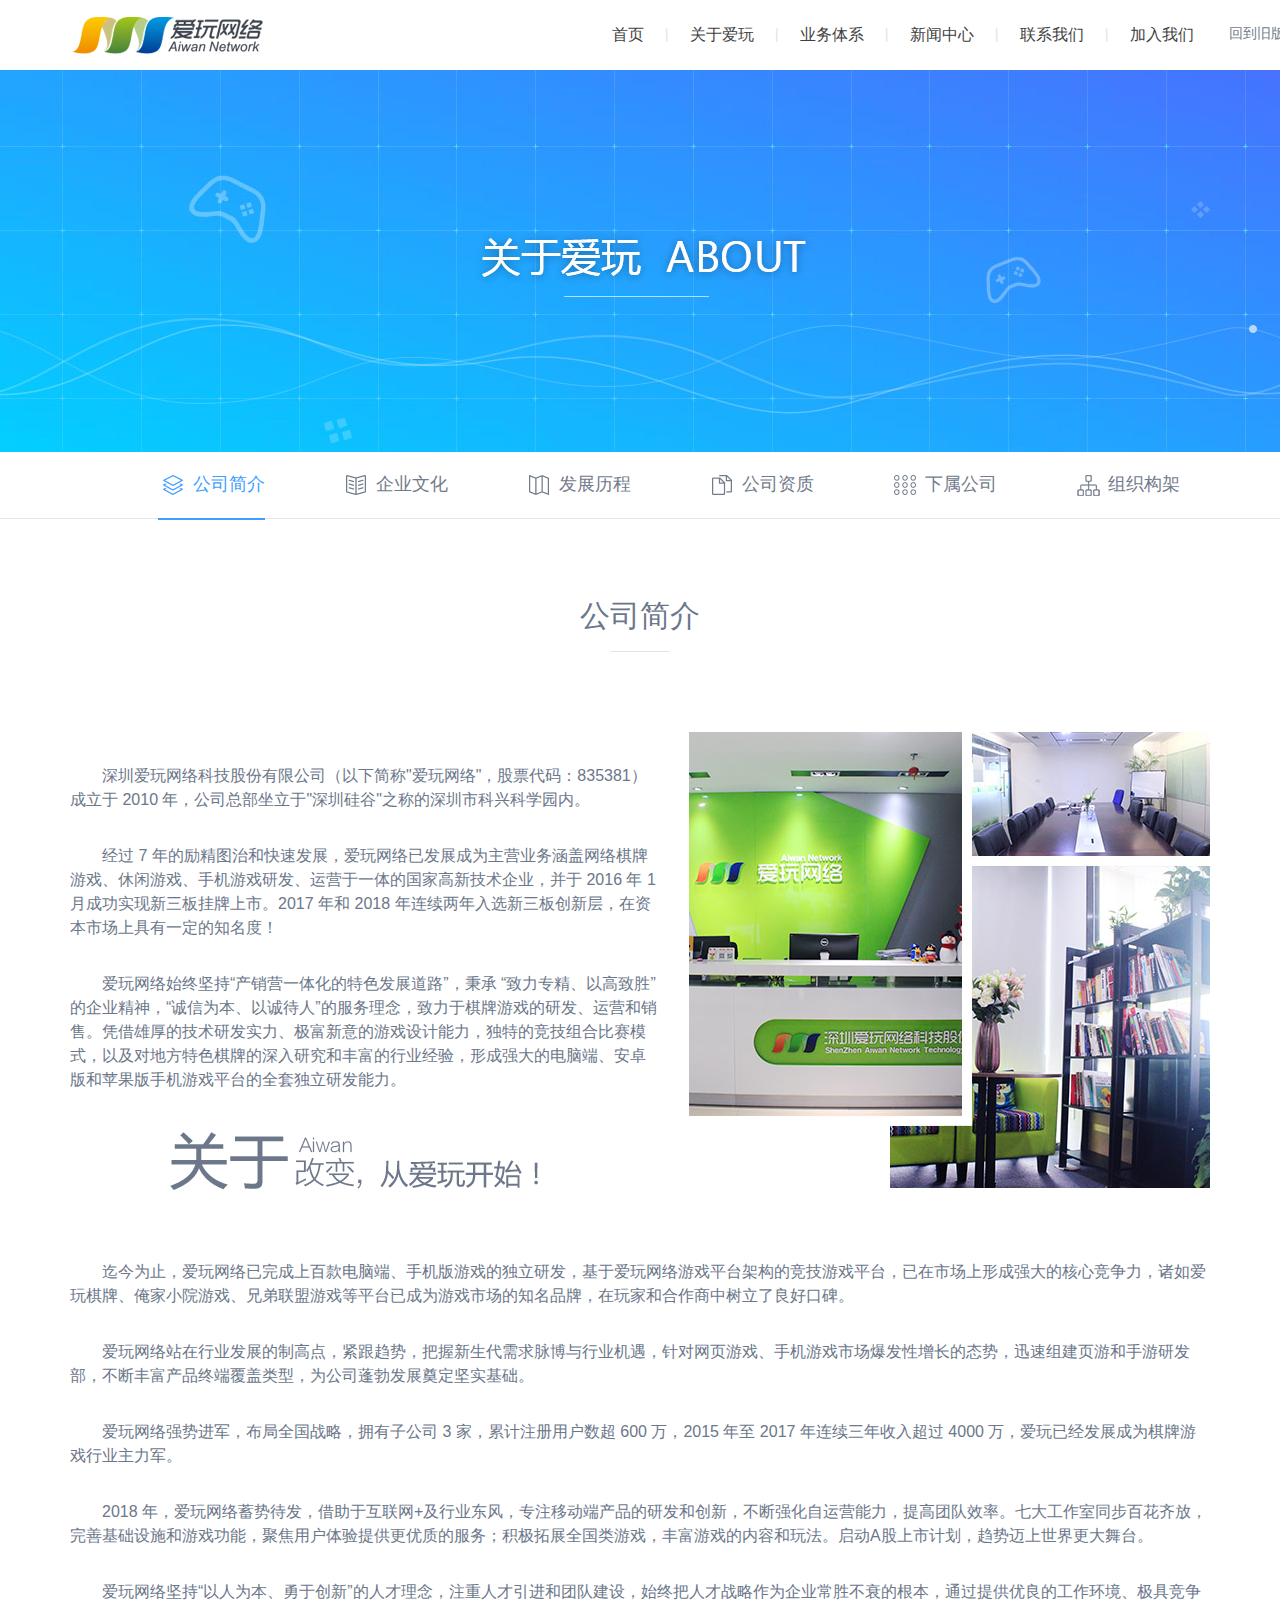
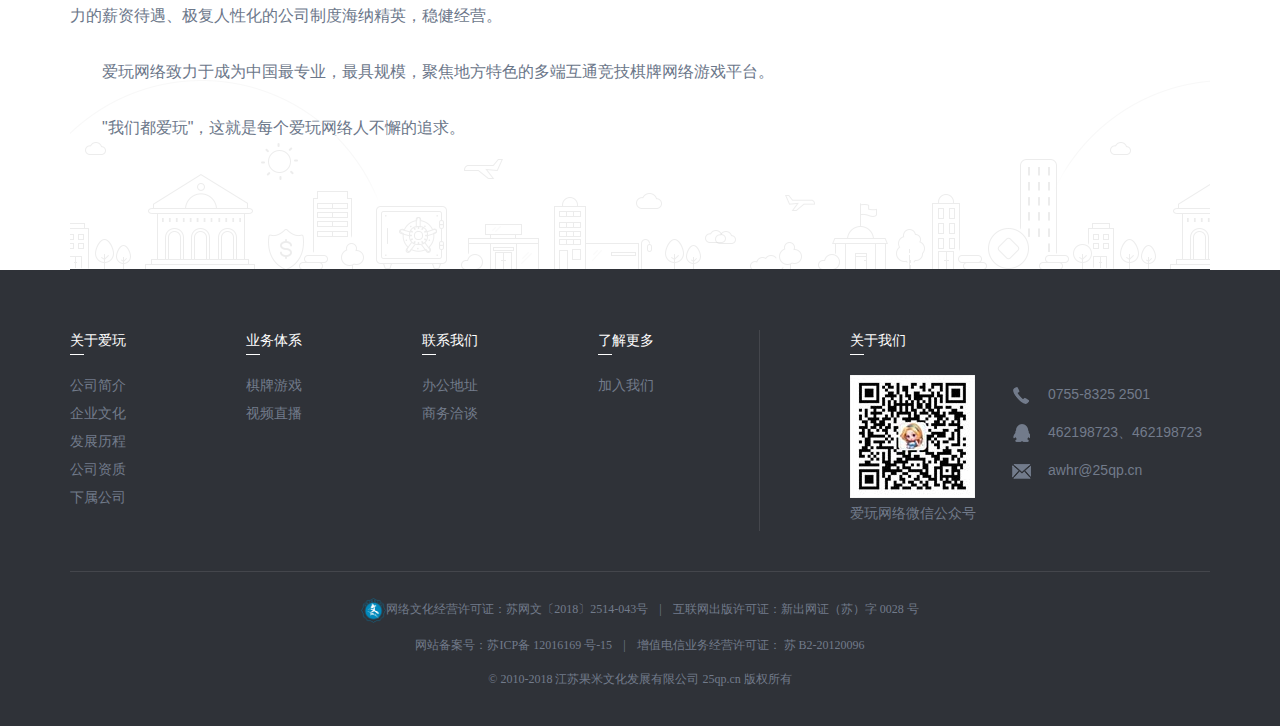
<file: about.html>
<!DOCTYPE html>
<html>

<head>
    <meta charset="UTF-8">
    <meta name="viewport" content="width=device-width, initial-scale=1.0">
    <meta http-equiv="X-UA-Compatible" content="ie=edge">
    <title>Document</title>
    <link rel="stylesheet" href="./css/base.css">
    <link rel="stylesheet" href="./css/bootstrap.min.css">
    <link rel="stylesheet" href="./css/about.css">
    <script src="./js/jquery-1.12.4.min.js"></script>
    <script src="./js/bootstrap.min.js"></script>
    <script src="./js/about.js"></script>
</head>

<body>
    <div id="header"></div>
    <div class='bg'></div>
    <nav>
        <ul class="clearfix">
            <li><a href="./about.html"><span></span>公司简介</a></li>
            <li><a href="./cultrue.html"><span class="two"></span>企业文化</a></li>
            <li><a href="#"><span class="three"></span>发展历程</a></li>
            <li><a href="#"><span class="four"></span>公司资质</a></li>
            <li><a href="#"><span class="five"></span>下属公司</a></li>
            <li><a href="#"><span class="six"></span>组织构架</a></li>
        </ul>
    </nav>
    <div class="main">
        <div class="container">
            <div class="content">
                <div class="tit">
                    <h2>
                        公司简介
                        <span class="line"></span>
                    </h2>
                </div>
                <div class="text clearfix">
                    <img src="./images/img/aw-about.jpg" class="pull-right">
                    <p>深圳爱玩网络科技股份有限公司（以下简称"爱玩网络"，股票代码：835381）成立于 2010 年，公司总部坐立于"深圳硅谷"之称的深圳市科兴科学园内。</p>
                    <p>经过 7 年的励精图治和快速发展，爱玩网络已发展成为主营业务涵盖网络棋牌游戏、休闲游戏、手机游戏研发、运营于一体的国家高新技术企业，并于 2016 年 1 月成功实现新三板挂牌上市。2017 年和 2018 年连续两年入选新三板创新层，在资本市场上具有一定的知名度！</p>
                    <p>爱玩网络始终坚持“产销营一体化的特色发展道路”，秉承 “致力专精、以高致胜”的企业精神，“诚信为本、以诚待人”的服务理念，致力于棋牌游戏的研发、运营和销售。凭借雄厚的技术研发实力、极富新意的游戏设计能力，独特的竞技组合比赛模式，以及对地方特色棋牌的深入研究和丰富的行业经验，形成强大的电脑端、安卓版和苹果版手机游戏平台的全套独立研发能力。</p>
                    <div class="text-bg"></div>
                    <p>迄今为止，爱玩网络已完成上百款电脑端、手机版游戏的独立研发，基于爱玩网络游戏平台架构的竞技游戏平台，已在市场上形成强大的核心竞争力，诸如爱玩棋牌、俺家小院游戏、兄弟联盟游戏等平台已成为游戏市场的知名品牌，在玩家和合作商中树立了良好口碑。</p>
                    <p>爱玩网络站在行业发展的制高点，紧跟趋势，把握新生代需求脉博与行业机遇，针对网页游戏、手机游戏市场爆发性增长的态势，迅速组建页游和手游研发部，不断丰富产品终端覆盖类型，为公司蓬勃发展奠定坚实基础。</p>
                    <p>爱玩网络强势进军，布局全国战略，拥有子公司 3 家，累计注册用户数超 600 万，2015 年至 2017 年连续三年收入超过 4000 万，爱玩已经发展成为棋牌游戏行业主力军。</p>
                    <p>2018 年，爱玩网络蓄势待发，借助于互联网+及行业东风，专注移动端产品的研发和创新，不断强化自运营能力，提高团队效率。七大工作室同步百花齐放，完善基础设施和游戏功能，聚焦用户体验提供更优质的服务；积极拓展全国类游戏，丰富游戏的内容和玩法。启动A股上市计划，趋势迈上世界更大舞台。</p>
                    <p>爱玩网络坚持“以人为本、勇于创新”的人才理念，注重人才引进和团队建设，始终把人才战略作为企业常胜不衰的根本，通过提供优良的工作环境、极具竞争力的薪资待遇、极复人性化的公司制度海纳精英，稳健经营。</p>
                    <p>爱玩网络致力于成为中国最专业，最具规模，聚焦地方特色的多端互通竞技棋牌网络游戏平台。</p>
                    <p>"我们都爱玩"，这就是每个爱玩网络人不懈的追求。</p>
                </div>
            </div>
        </div>
    <div id="footer"></div>
</body>

</html>
</file>
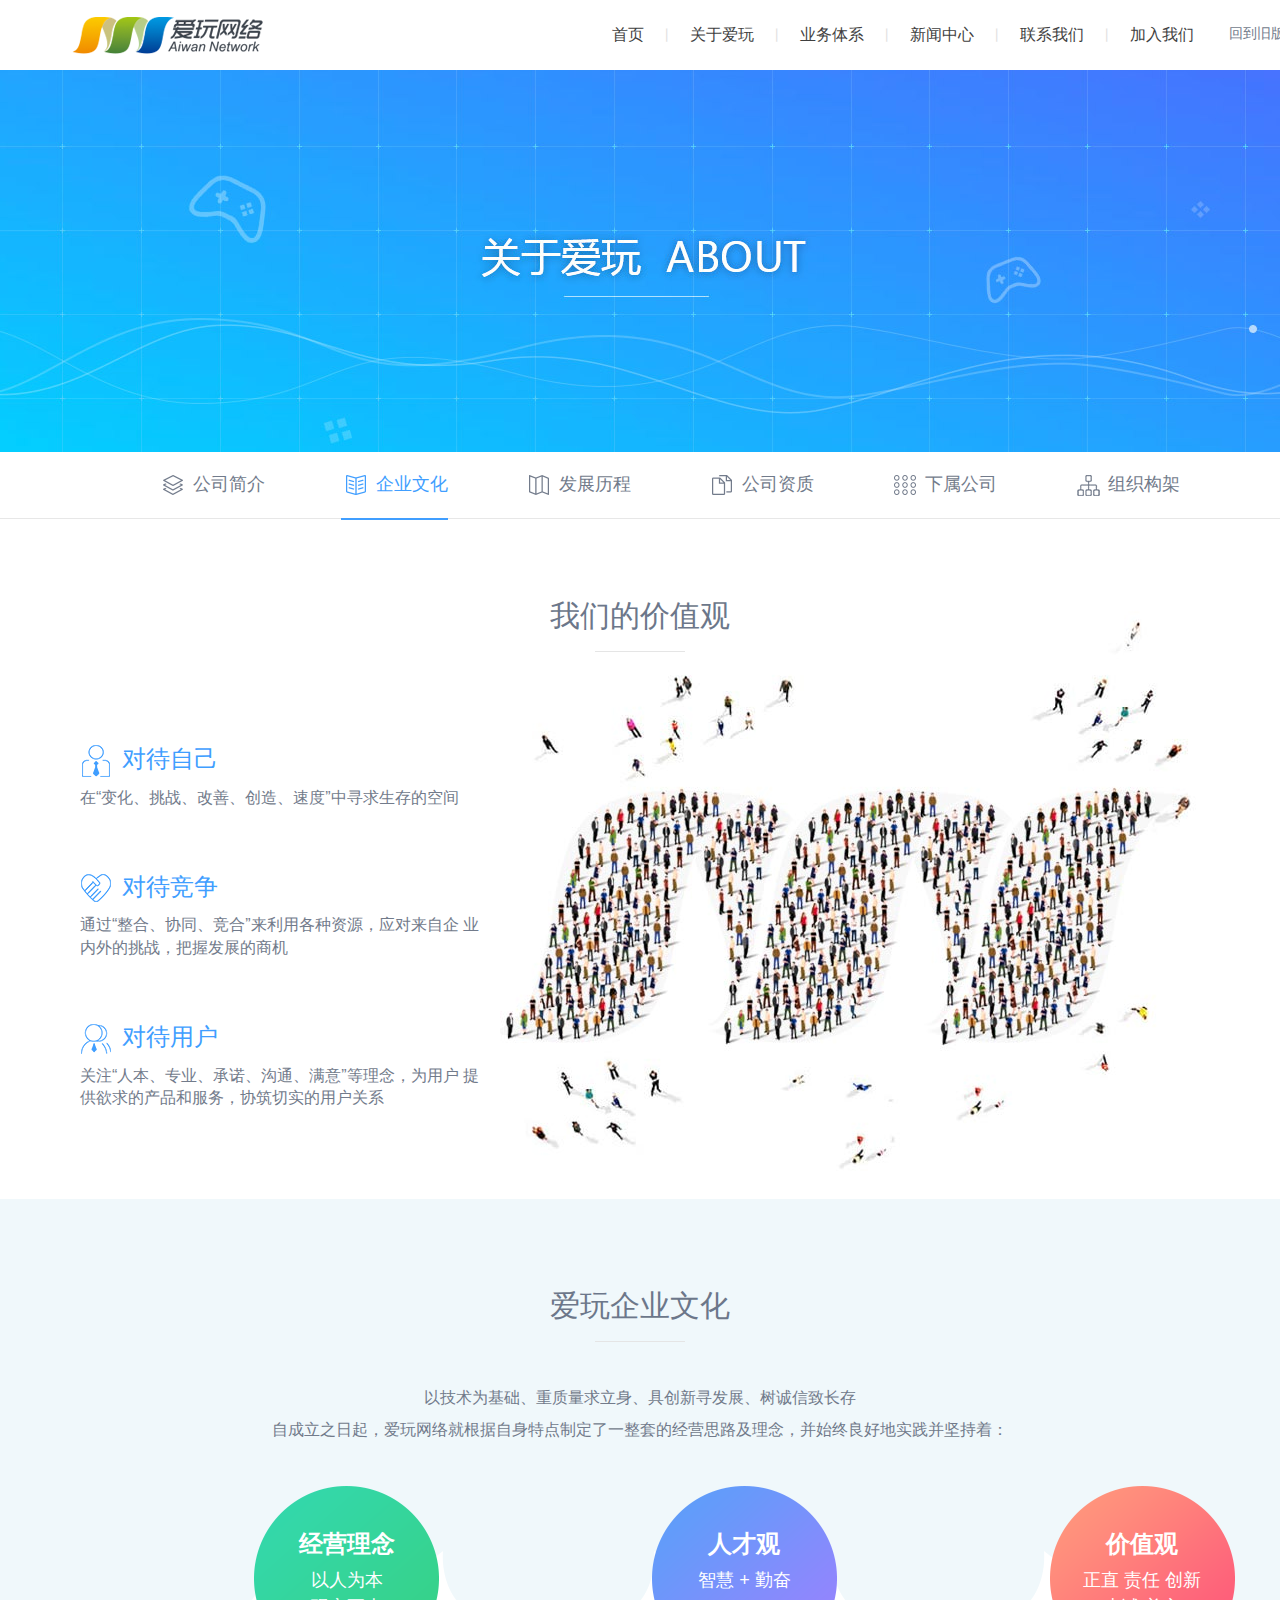
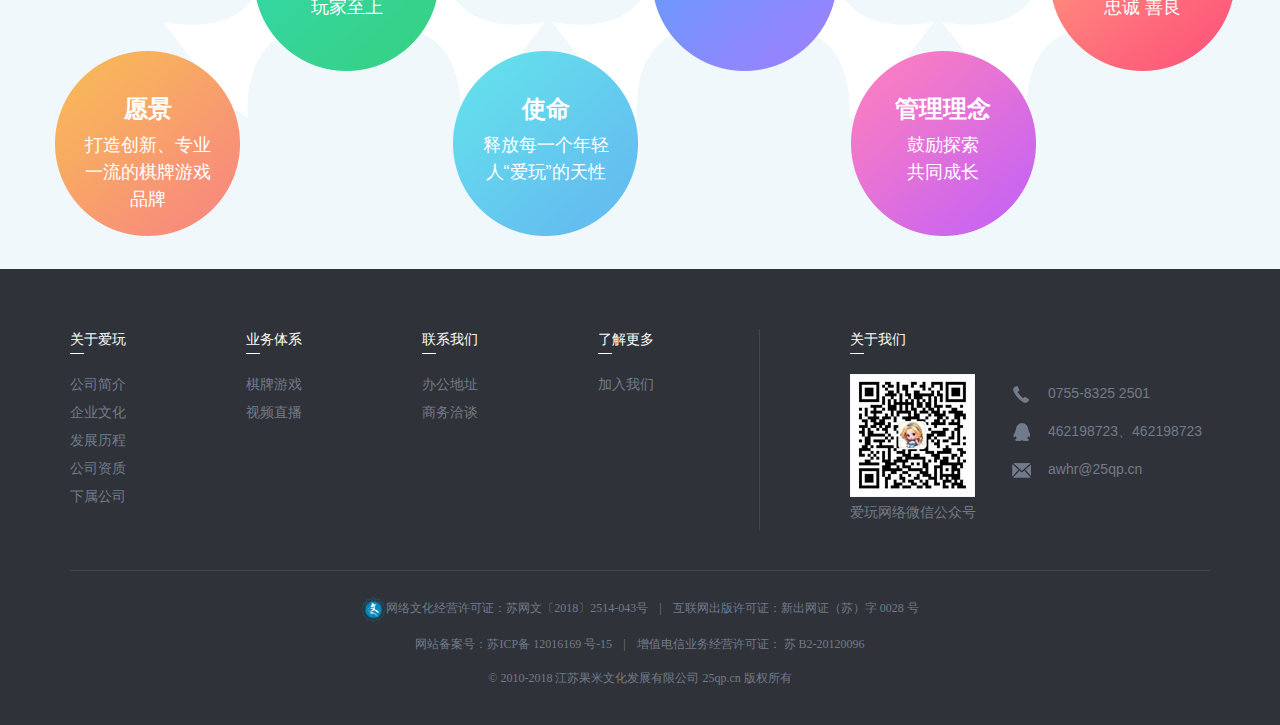
<file: cultrue.html>
<!DOCTYPE html>
<html>

<head>
    <meta charset="UTF-8">
    <meta name="viewport" content="width=device-width, initial-scale=1.0">
    <meta http-equiv="X-UA-Compatible" content="ie=edge">
    <title>Document</title>
    <link rel="stylesheet" href="./css/base.css">
    <link rel="stylesheet" href="./css/bootstrap.min.css">
    <link rel="stylesheet" href="./css/cultrue.css">
    <script src="./js/jquery-1.12.4.min.js"></script>
    <script src="./js/bootstrap.min.js"></script>
    <script src="./js/cultrue.js"></script>
</head>

<body>
    <div id="header"></div>
    <div class='bg'></div>
    <nav>
        <ul class="clearfix">
            <li><a href="./about.html"><span></span>公司简介</a></li>
            <li><a href="./cultrue.html"><span class="two"></span>企业文化</a></li>
            <li><a href="#"><span class="three"></span>发展历程</a></li>
            <li><a href="#"><span class="four"></span>公司资质</a></li>
            <li><a href="#"><span class="five"></span>下属公司</a></li>
            <li><a href="#"><span class="six"></span>组织构架</a></li>
        </ul>
    </nav>
    <div class="main">
        <div class="container">
            <div class="content">
                <div class="content-bg">
                    <div class="tit">
                        <h2>
                            我们的价值观
                            <span class="line"></span>
                        </h2>
                    </div>
                    <div class="menu">
                        <ul>
                            <li>
                                <span><i></i>对待自己</span>
                                <p>在“变化、挑战、改善、创造、速度”中寻求生存的空间</p>
                            </li>
                            <li>
                                <span><i></i>对待竞争</span>
                                <p>通过“整合、协同、竞合”来利用各种资源，应对来自企 业内外的挑战，把握发展的商机</p>
                            </li>
                            <li>
                                <span><i></i>对待用户</span>
                                <p>关注“人本、专业、承诺、沟通、满意”等理念，为用户 提供欲求的产品和服务，协筑切实的用户关系</p>
                            </li>
                        </ul>
                    </div>
                </div>
            </div>
        </div>
        <div class="cultrue">
            <div class="tit">
                <h2>
                    爱玩企业文化
                    <span class="line"></span>
                </h2>
                <p>以技术为基础、重质量求立身、具创新寻发展、树诚信致长存<br>
                    自成立之日起，爱玩网络就根据自身特点制定了一整套的经营思路及理念，并始终良好地实践并坚持着：
                </p>
                <ul>
                    <li>
                        <h4>愿景</h4>
                        <p>打造创新、专业 一流的棋牌游戏品牌</p>
                    </li>
                    <li>
                        <h4>经营理念</h4>
                        <p>以人为本<br>玩家至上</p>
                    </li>
                    <li>
                        <h4>使命</h4>
                        <p>释放每一个年轻人“爱玩”的天性</p>
                    </li>
                    <li>
                        <h4>人才观</h4>
                        <p>智慧 + 勤奋</p>
                    </li>
                    <li>
                        <h4>管理理念</h4>
                        <p>鼓励探索<br>共同成长</p>
                    </li>
                    <li>
                        <h4>价值观</h4>
                        <p>正直 责任 创新<br>忠诚 善良</p>
                    </li>
                </ul>
            </div>
        </div>
    </div>
    <div id="footer"></div>
</body>

</html>
</file>
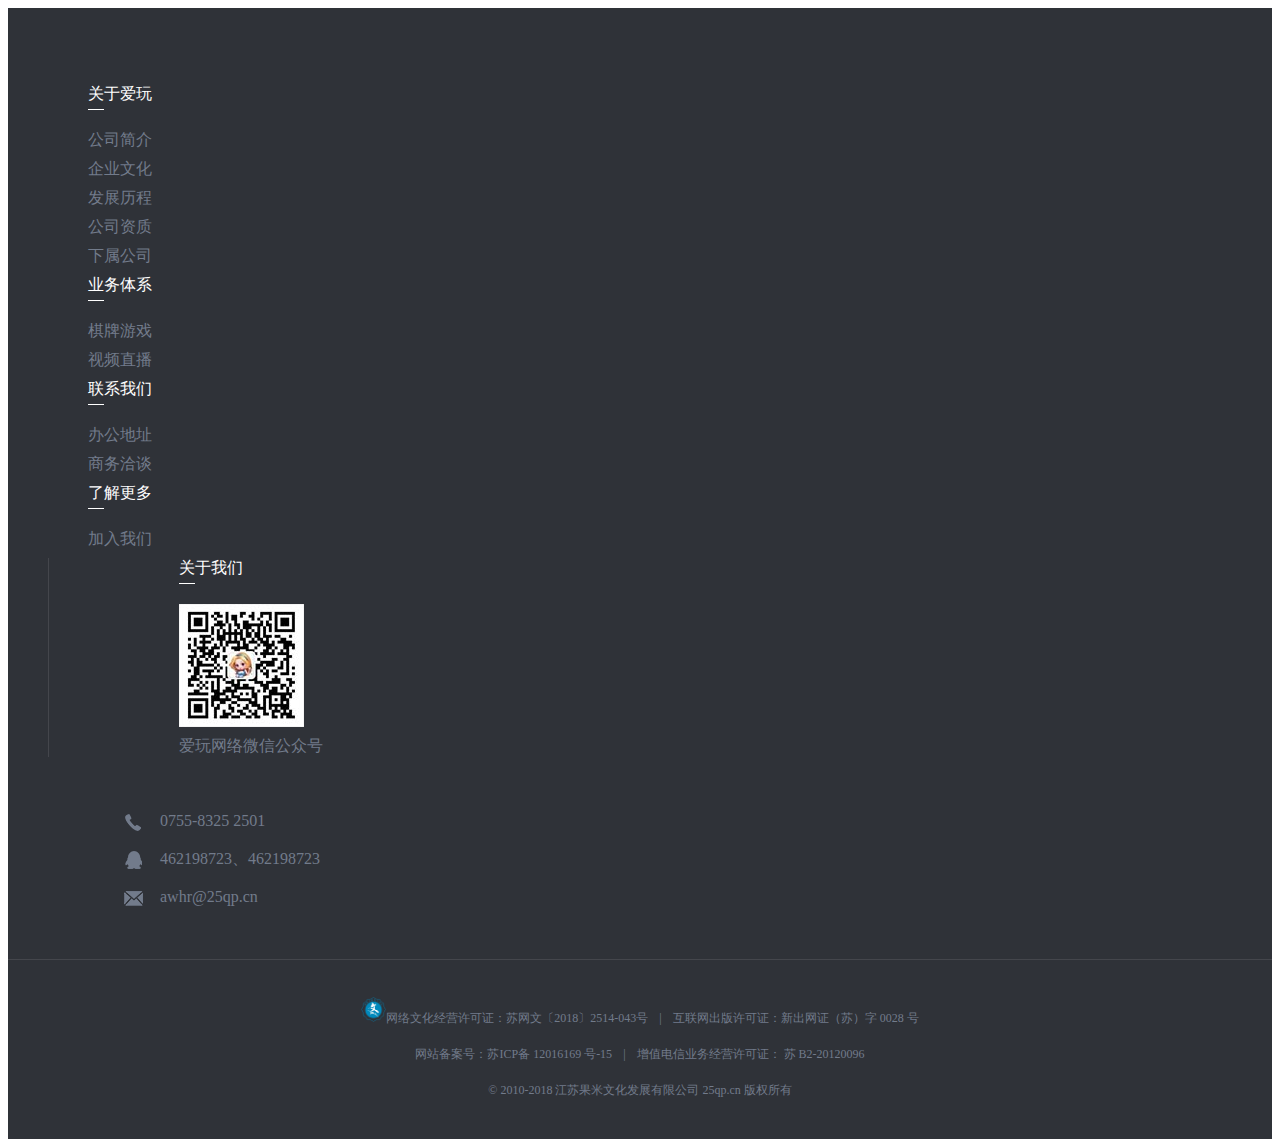
<file: footer.html>
<!DOCTYPE html>
<html>

<head>
    <meta charset="UTF-8">
    <meta name="viewport" content="width=device-width, initial-scale=1.0">
    <meta http-equiv="X-UA-Compatible" content="ie=edge">
    <title>Document</title>
    <!-- <link rel="stylesheet" href="./css/base.css"> -->
    <!-- <link rel="stylesheet" href="./css/bootstrap.min.css"> -->
    <link rel="stylesheet" href="./css/footer.css">
    <!-- <script src="./js/jquery-1.12.4.min.js"></script> -->
    <!-- <script src="./js/bootstrap.min.js"></script> -->
</head>

<body>
    <footer>
        <div class="container">
            <div class="top clearfix">
                <ul class="clearfix">
                    <li class="pull-left">
                        <ol>
                            <li class="tit">关于爱玩<span></span></li>
                            <li><a href="./about.html">公司简介</a></li>
                            <li><a href="./cultrue.html">企业文化</a></li>
                            <li><a href="#">发展历程</a></li>
                            <li><a href="#">公司资质</a></li>
                            <li><a href="#">下属公司</a></li>
                        </ol>
                    </li>
                    <li class="pull-left">
                        <ol>
                            <li class="tit">业务体系<span></span></li>
                            <li><a href="./game.html">棋牌游戏</a></li>
                            <li><a href="./video.html">视频直播</a></li>
                        </ol>
                    </li>
                    <li class="pull-left">
                        <ol>
                            <li class="tit">联系我们<span></span></li>
                            <li><a href="#">办公地址</a></li>
                            <li><a href="#">商务洽谈</a></li>
                        </ol>
                    </li>
                    <li class="pull-left heihei">
                        <ol>
                            <li class="tit">了解更多<span></span></li>
                            <li><a href="#">加入我们</a></li>
                        </ol>
                    </li>
                    <li class="pull-left special">
                        <ol>
                            <li class="tit">关于我们<span></span></li>
                            <li class="txt"><img src="./images/img/25qp-twocode.jpg"><br>爱玩网络微信公众号</li>
                        </ol>
                    </li>
                    <li class="pull-left">
                        <ol>
                            <li class="txt"><i class="phone"></i>0755-8325 2501</li>
                            <li class="txt"><i class="qq"></i>462198723、462198723</li>
                            <li class="txt"><i class="email"></i>awhr@25qp.cn</li>
                        </ol>
                    </li>
                </ul>
            </div>
            <div class="bottom">
                <p><img src="./images/img/wenhuajingying.png">网络文化经营许可证：苏网文〔2018〕2514-043号 <span>|</span> 互联网出版许可证：新出网证（苏）字 0028 号</p>
                <p>网站备案号：苏ICP备 12016169 号-15 <span>|</span> 增值电信业务经营许可证： 苏 B2-20120096</p>
                <p>© 2010-2018 江苏果米文化发展有限公司 25qp.cn 版权所有</p>
            </div>
        </div>
    </footer>
</body>

</html>
</file>
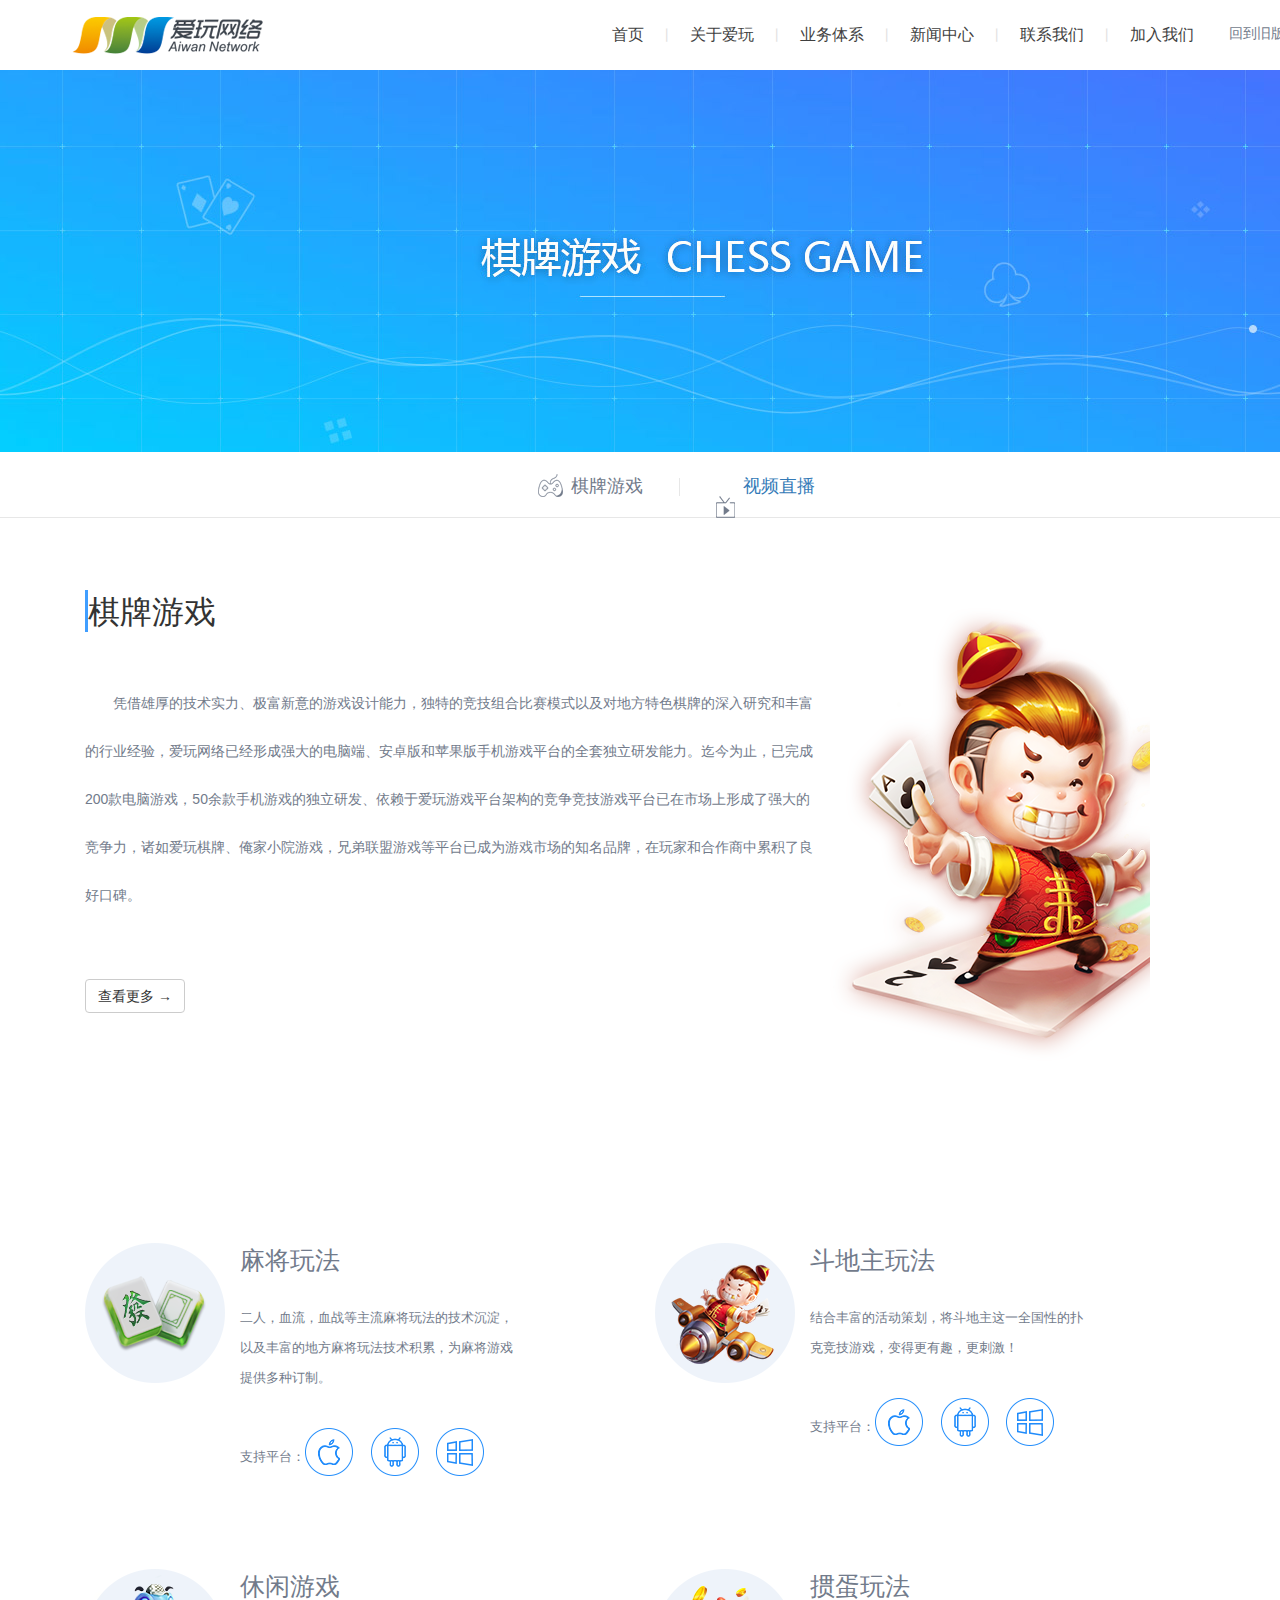
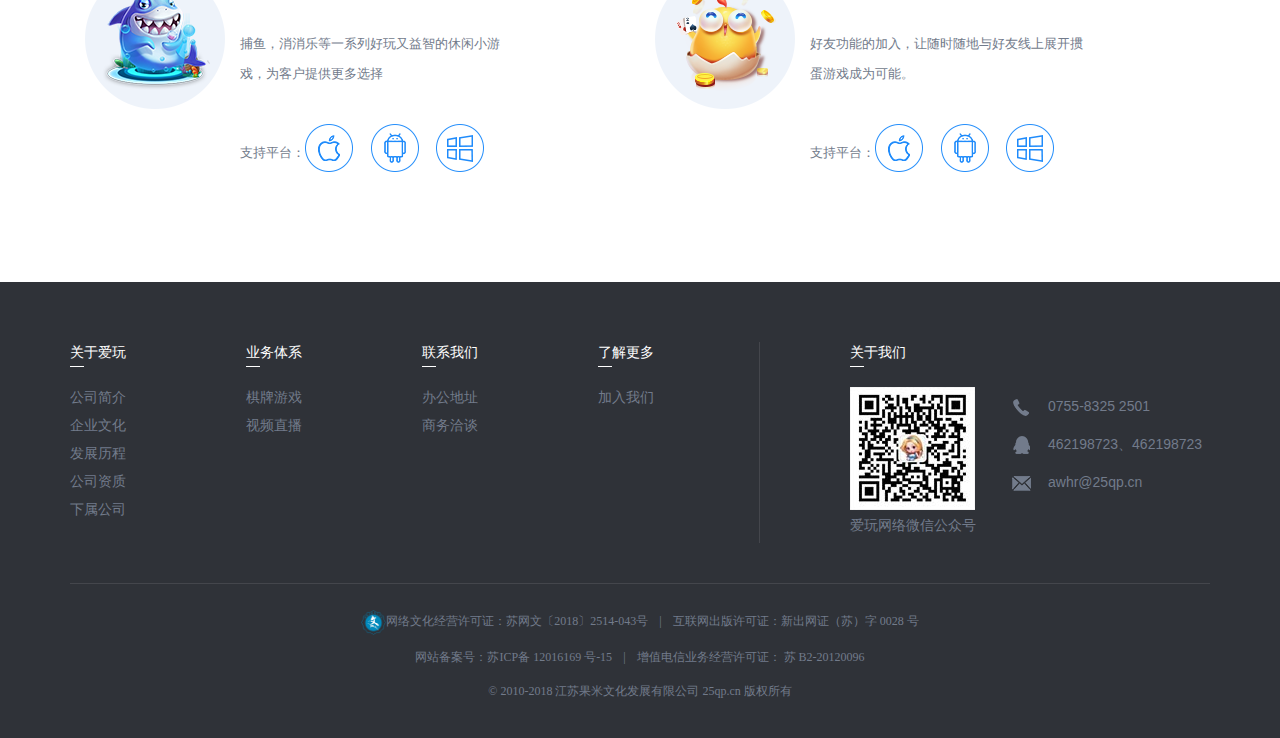
<file: game.html>
<!DOCTYPE html>
<html>

<head>
    <meta charset="UTF-8">
    <meta name="viewport" content="width=device-width, initial-scale=1.0">
    <meta http-equiv="X-UA-Compatible" content="ie=edge">
    <title>Document</title>
    <link rel="stylesheet" href="./css/base.css">
    <link rel="stylesheet" href="./css/bootstrap.min.css">
    <link rel="stylesheet" href="./css/game.css">
    <script src="./js/jquery-1.12.4.min.js"></script>
    <script src="./js/bootstrap.min.js"></script>
    <script src="./js/game.js"></script>
</head>

<body>
    <div id="header"></div>

    <div class='bg'></div>
    <div class="head_nav">
        <div class="nav">
            <ul class="clearfix">
                <div class="fl xiahuaxian_box clearfix">
                    <li class="game_logo_bg fl"></li>
                    <li class="fl">棋牌游戏</li>
                </div>
                <li class="shu fl">
                    <img src="./images/icon/sub-nav-line.png" alt="">
                </li>
                <div class="fl xiahuaxian_box clearfix">
                    <li class="video_logo_bg fl"></li>
                    <a href="./video.html"><li>视频直播</li></a>
                </div>

            </ul>
        </div>
    </div>
    <div class="container concc">
        <div class="main">
            <div class="col-md-8">
                <div>棋牌游戏</div>
                <div>
                    凭借雄厚的技术实力、极富新意的游戏设计能力，独特的竞技组合比赛模式以及对地方特色棋牌的深入研究和丰富的行业经验，爱玩网络已经形成强大的电脑端、安卓版和苹果版手机游戏平台的全套独立研发能力。迄今为止，已完成200款电脑游戏，50余款手机游戏的独立研发、依赖于爱玩游戏平台架构的竞争竞技游戏平台已在市场上形成了强大的竞争力，诸如爱玩棋牌、俺家小院游戏，兄弟联盟游戏等平台已成为游戏市场的知名品牌，在玩家和合作商中累积了良好口碑。
                </div>
                <button class="btn btn-default" type="submit">查看更多 →</button>
            </div>
            <div class='col-md-4'></div>
            <div class="sec">
                <div class="col-md-6">
                    <div class="col-md-5"></div>
                    <div class="col-md-7">
                        <div class="big">麻将玩法</div>
                        <div>二人，血流，血战等主流麻将玩法的技术沉淀，以及丰富的地方麻将玩法技术积累，为麻将游戏提供多种订制。</div>
                        <div>支持平台：<span></span>
                            <span></span>
                            <span></span></div>
                    </div>
                </div>
                <div class="col-md-6">
                    <div class="col-md-5"></div>
                    <div class="col-md-7">
                        <div class="big">斗地主玩法</div>
                        <div>结合丰富的活动策划，将斗地主这一全国性的扑克竞技游戏，变得更有趣，更刺激！</div>
                        <div>支持平台：<span></span>
                            <span></span>
                            <span></span></div>
                    </div>
                </div>
                <div class="col-md-6">
                    <div class="col-md-5"></div>
                    <div class="col-md-7">
                        <div class="big">休闲游戏</div>
                        <div>捕鱼，消消乐等一系列好玩又益智的休闲小游戏，为客户提供更多选择</div>
                        <div>支持平台：<span></span>
                            <span></span>
                            <span></span></div>
                    </div>
                </div>
                <div class="col-md-6">
                    <div class="col-md-5"></div>
                    <div class="col-md-7">
                        <div class="big">掼蛋玩法</div>
                        <div>
                            好友功能的加入，让随时随地与好友线上展开掼蛋游戏成为可能。
                        </div>
                        <div>支持平台：<span></span>
                            <span></span>
                            <span></span></div>
                    </div>
                </div>
            </div>

        </div>
    </div>


    <div id="footer"></div>
</body>

</html>
</file>
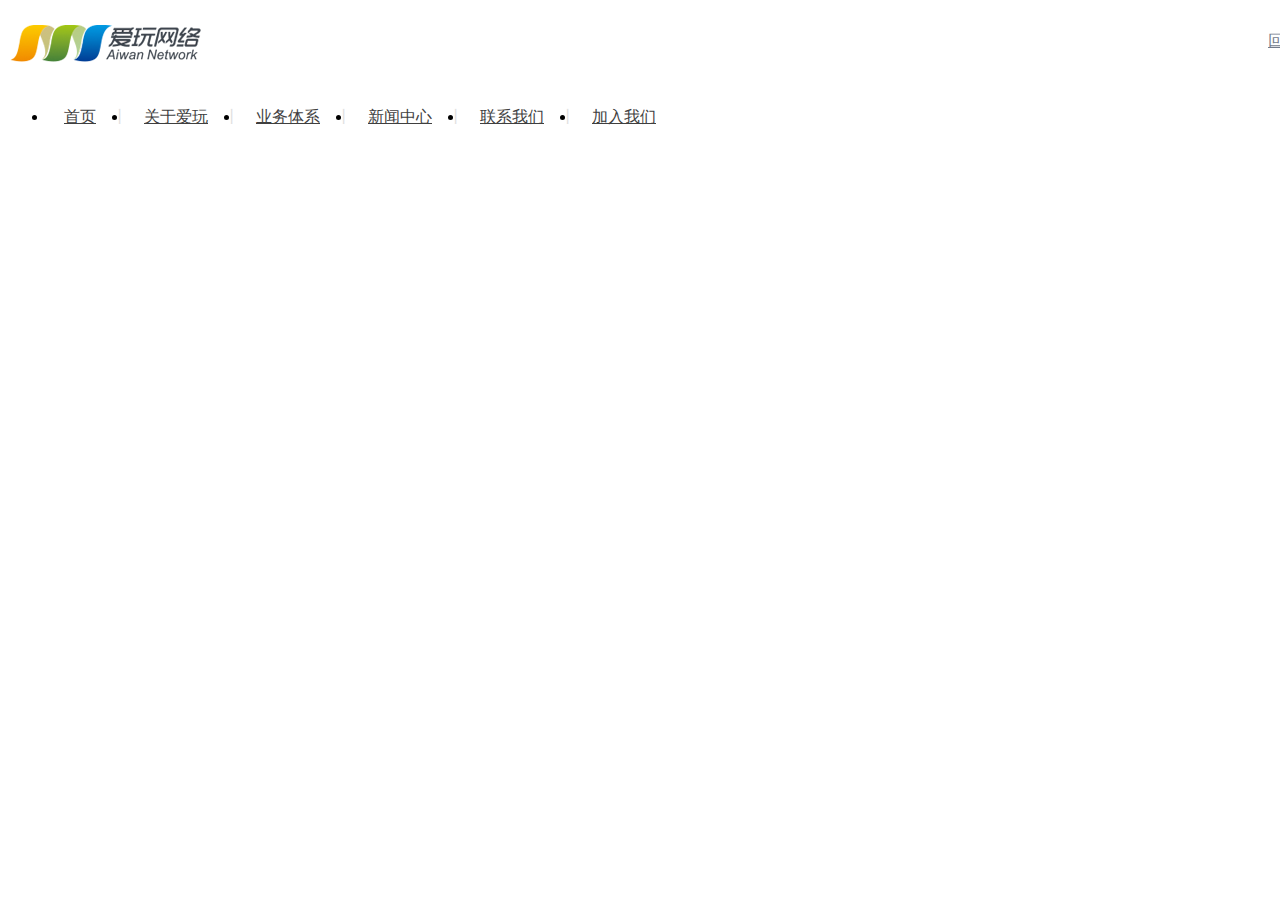
<file: header.html>
<!DOCTYPE html>
<html>

<head>
    <meta charset="UTF-8">
    <meta name="viewport" content="width=device-width, initial-scale=1.0">
    <meta http-equiv="X-UA-Compatible" content="ie=edge">
    <title>Document</title>
    <!-- <link rel="stylesheet" href="./css/base.css"> -->
    <!-- <link rel="stylesheet" href="./css/bootstrap.min.css"> -->
    <link rel="stylesheet" href="./css/header.css">
    <!-- <script src="./js/jquery-1.12.4.min.js"></script> -->
    <!-- <script src="./js/bootstrap.min.js"></script> -->
    <script>
        $(function () {
            $('.about').mouseover(function () {
                $('.first').css("display", "block")
            })
            $(".about").mouseleave(function () {
                $(".first").css("display", "none")
            })
            $('.business').mouseover(function () {
                $('.second').css("display", "block")
            })
            $(".business").mouseleave(function () {
                $(".second").css("display", "none")
            })
        })
    </script>
</head>

<body>
    <header>
        <div class="container clearfix">
            <div class="left pull-left">
                <div class="logo">
                    <img src="./images/aw-logo.png">
                </div>
            </div>
            <div class="right pull-right">
                <ul class="clearfix">
                    <li><a href="./index.html">首页</a><span>丨</span></li>
                    <li class="about">
                        <a href="./about.html">关于爱玩</a><span>丨</span>
                        <div class="second-list first">
                            <ul class="clearfix">
                                <li><a href="./about.html">公司简介</a></li>
                                <li><a href="./cultrue.html">企业文化</a></li>
                                <li><a href="#">发展历程</a></li>
                                <li><a href="#">公司资质</a></li>
                                <li><a href="#">下属公司</a></li>
                                <li><a href="#">组织构架</a></li>
                            </ul>
                        </div>
                    </li>
                    <li class="business">
                        <a href="./game.html">业务体系</a><span>丨</span>
                        <div class="second-list second">
                            <ul class="clearfix">
                                <li><a href="./game.html">棋牌游戏</a></li>
                                <li><a href="./video.html">视频直播</a></li>
                            </ul>
                        </div>
                    </li>
                    <li><a href="#">新闻中心</a><span>丨</span></li>
                    <li><a href="#">联系我们</a><span>丨</span></li>
                    <li><a href="#">加入我们</a></li>
                </ul>
            </div>
            <a href="#" class="special">回到旧版</a>
        </div>
    </header>
</body>

</html>
</file>
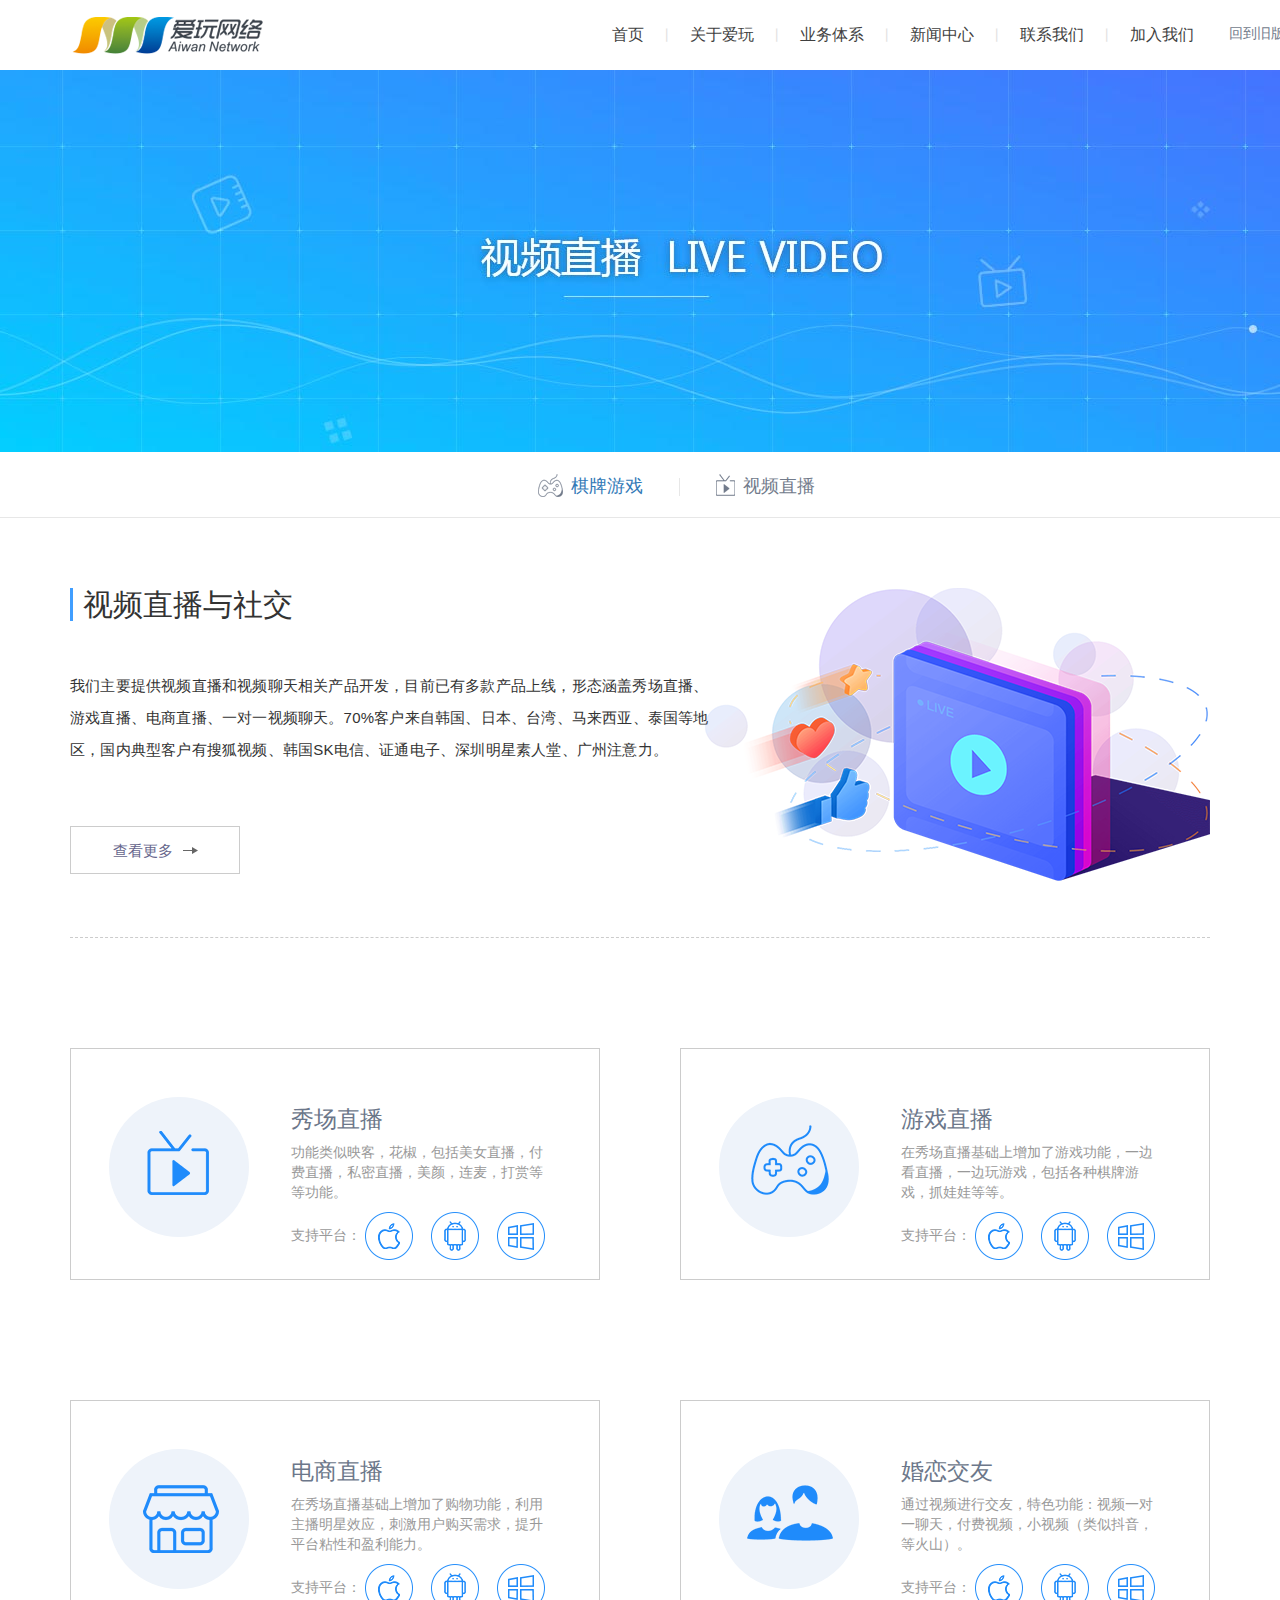
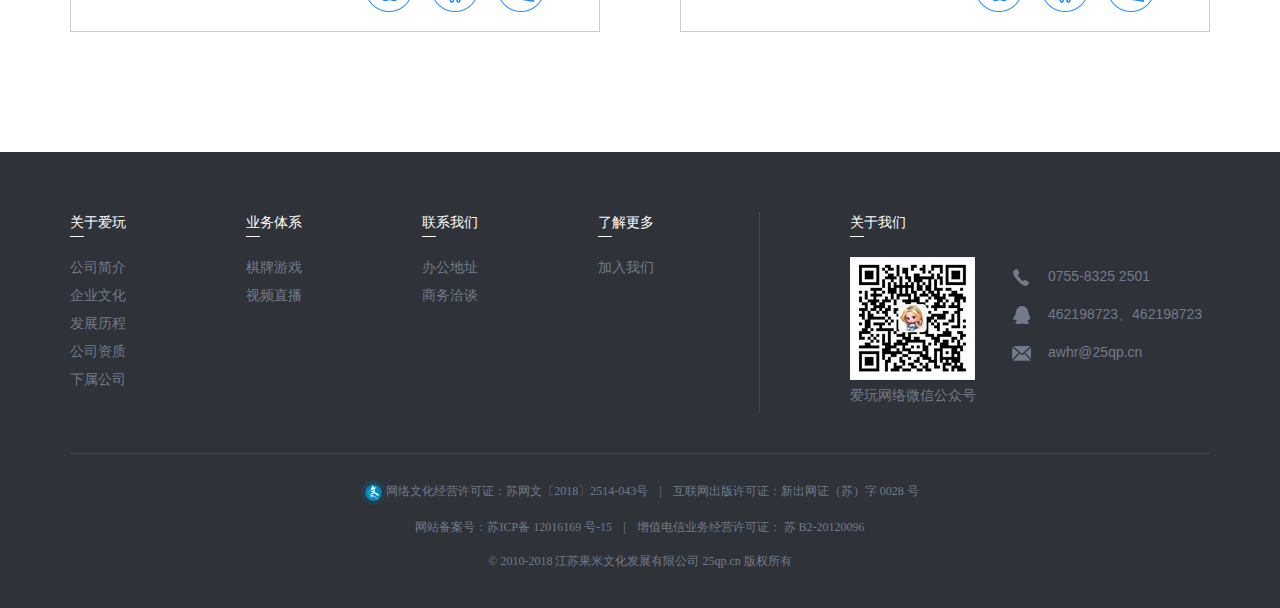
<file: video.html>
<!DOCTYPE html>
<html>

<head>
    <meta charset="UTF-8">
    <meta name="viewport" content="width=device-width, initial-scale=1.0">
    <meta http-equiv="X-UA-Compatible" content="ie=edge">
    <title>Document</title>
    <link rel="stylesheet" href="./css/base.css">
    <link rel="stylesheet" href="./css/bootstrap.min.css">
    <link rel="stylesheet" href="./css/font-awesome.min.css">
    <link rel="stylesheet" href="./css/video.css">
    <script src="./js/jquery-1.12.4.min.js"></script>
    <script src="./js/bootstrap.min.js"></script>
    <script src="./js/video.js"></script>
</head>

<body>
    <div id="header"></div>

    <div class="bg_head">
        <!-- <img src="./images/banner/aw-banner-live.jpg" alt=""> -->
    </div>
    <div class="head_nav">
        <div class="nav">
            <ul class="clearfix">
                <div class="fl xiahuaxian_box clearfix">
                    <li class="game_logo_bg fl"></li>
                    <a href="./game.html"><li class="fl">棋牌游戏</li></a>
                </div>
                <li class="shu fl">
                    <img src="./images/icon/sub-nav-line.png" alt="">
                </li>
                <div class="fl xiahuaxian_box clearfix">
                    <li class="video_logo_bg fl"></li>
                    <li>视频直播</li>
                </div>

            </ul>
        </div>
    </div>
    <section>
        <div class="container">
            <div class="jianjie clearfix">
                <div class="fl jianjie_left">
                    <h1>视频直播与社交</h1>
                    <p>
                        我们主要提供视频直播和视频聊天相关产品开发，目前已有多款产品上线，形态涵盖秀场直播、<br>
                        游戏直播、电商直播、一对一视频聊天。70%客户来自韩国、日本、台湾、马来西亚、泰国等地<br>
                        区，国内典型客户有搜狐视频、韩国SK电信、证通电子、深圳明星素人堂、广州注意力。
                    </p>

                    <div class="more">
                        查看更多<img src="./images/icon/more-arrow.png" alt="">
                    </div>
                </div>

                <div class="jianjie_right">
                    <img src="./images/img/img-live.png" alt="">
                </div>
            </div>

            <div class="xuxian"></div>

            <div class="fenlei">
                <ul>
                    <li class="fl left_aa clearfix">
                        <div class="fl left_pic">
                            <div class="xiu"></div>
                        </div>

                        <div class="fl right_word">
                            <h2>秀场直播</h2>
                            <p>
                                功能类似映客，花椒，包括美女直播，付<br>
                                费直播，私密直播，美颜，连麦，打赏等<br>
                                等功能。
                            </p>
                            <p>
                                支持平台：
                                <img src="./images/icon/icon-ios.png" alt="">
                                <img src="./images/icon/icon-and.png" alt="">
                                <img src="./images/icon/icon-pc.png" alt="">
                            </p>

                        </div>
                    </li>

                    <li class="fl clearfix">
                        <div class="fl left_pic left_pic_two">
                            <div class="xiu sencond"></div>
                        </div>

                        <div class="fl right_word">
                            <h2>游戏直播</h2>
                            <p>
                               在秀场直播基础上增加了游戏功能，一边<br>
                                看直播，一边玩游戏，包括各种棋牌游<br>
                                戏，抓娃娃等等。
                            </p>
                            <p>
                                支持平台：
                                <img src="./images/icon/icon-ios.png" alt="">
                                <img src="./images/icon/icon-and.png" alt="">
                                <img src="./images/icon/icon-pc.png" alt="">
                            </p>

                        </div>
                    </li>

                    <li class="fl bottom_aa left_aa clearfix">
                        <div class="fl left_pic left_pic_three">
                            <div class="xiu third"></div>
                        </div>

                        <div class="fl right_word ">
                            <h2>电商直播</h2>
                            <p>
                                在秀场直播基础上增加了购物功能，利用<br>
                                主播明星效应，刺激用户购买需求，提升<br>
                                平台粘性和盈利能力。
                            </p>
                            <p>
                                支持平台：
                                <img src="./images/icon/icon-ios.png" alt="">
                                <img src="./images/icon/icon-and.png" alt="">
                                <img src="./images/icon/icon-pc.png" alt="">
                            </p>

                        </div>
                    </li>

                    <li class="fl bottom_aa clearfix">
                        <div class="fl left_pic left_pic_four">
                            <div class="xiu fourth"></div>
                        </div>

                        <div class="fl right_word">
                            <h2>婚恋交友</h2>
                            <p>
                                通过视频进行交友，特色功能：视频一对<br>
                                一聊天，付费视频，小视频（类似抖音，<br>
                                等火山）。
                            </p>
                            <p>
                                支持平台：
                                <img src="./images/icon/icon-ios.png" alt="">
                                <img src="./images/icon/icon-and.png" alt="">
                                <img src="./images/icon/icon-pc.png" alt="">
                            </p>

                        </div>
                    </li>
                </ul>
            </div>
        </div>
    </section>

    <div id="footer"></div>
</body>

</html>
</file>
<file: css/base.css>
/* 公共样式 */
*{
    margin: 0;
    padding: 0;
}
img{
    border: 0 none;
    vertical-align: top;
}
ul,ol,li{
    list-style: none;
}
a{
    text-decoration: none;
}
input{
    outline:0 none;
}
body{
    font: 16px/1em "Microsoft yahei";
}
.fl{
    float: left;
}
.fr{
    float: right;
}
.clearfix::before,.clearfix::after{
    content: "";
    display: table;
}
.clearfix::after{
    clear: both;
}
.clearfix{
    zoom: 1;
}
</file>
<file: css/about.css>
.bg{
    width:100%;
    height:382px;
    background: url('../images/banner/aw-banner-about.jpg') no-repeat center;
}
nav ul{
    text-align: center;
    border-bottom: 1px solid #e7e7e7;
    padding-left: 120px;
}
nav ul>li{
    float: left;
    list-style: none;
    font-size: 20px; 
    line-height: 50px;
    text-align: center;
    padding-right: 38px;
    margin-left: 38px;
}
nav li>a{
    display: inline-block;
    padding: 18px 0;
    font-size: 18px;
    line-height: 25px;
    color: #727b8b;
}
nav li:hover a{
    border-bottom: 2px solid #409eff;
    text-decoration: none;
    color: #409eff;
    margin-bottom: -2px;
}
nav ul>li:nth-child(1) a{
    border-bottom: 2px solid #409eff;
    margin-bottom: -2px;
    text-decoration: none;
    color: #409eff;
}
nav ul>li:nth-child(1) span{
    background-position-y: -30px; 
}
nav li:hover span{
    background-position-y: -30px; 
}
nav li:hover .two{
    background-position-y: -30px; 
}
nav li:hover .three{
    background-position-y: -30px; 
}
nav li:hover .four{
    background-position-y: -30px; 
}
nav li:hover .five{
    background-position-y: -30px; 
}
nav li:hover .six{
    background-position-y: -30px; 
}
nav ul span{
    width:30px;
    height: 30px;
    display: inline-block;
    margin-right: 5px;
    vertical-align: middle;
    background-image:url('../images/icon/title.png');
}

.one{   
    background-position: 0px 0px;
}

.two{   
    background-position: -30px 0px;
}
.three{   
    background-position: -60px 0px;
}
.four{   
    background-position: -90px 0px;
}
.five{   
    background-position: -120px 0px;
}
.six{   
    background-position: -150px 0px;
}
.content{
    padding-top: 50px;
    padding-bottom: 120px;
    background: url(../images/bg/about.png) no-repeat 50% 100%;
}
.content>.tit{
    text-align: center;
}
.content>.tit>h2{
    position: relative;
    display: inline-block;
    padding-bottom: 20px;
    font-size: 30px;
    color: #6c778a;
}
.content>.tit>h2>.line{
    position: absolute;
    bottom: 0;
    left: 50%;
    width: 50%;
    height: 1px;
    margin-left: -25%;
    background-color: #e5e5e5;
}
.content>.text{
    margin-top: 70px;
    color: #666;
    font-size: 16px;
    line-height: 1.5em;
}
.content>.text>img{
    margin-left: 30px;
    margin-bottom: 30px;
}
.content>.text>p{
    margin-top: 2em;
    text-indent: 2em;
    color: #6c778a;
}
.content>.text>.text-bg{
    width: 368px;
    height: 58px;
    margin: 40px 0 70px 100px;
    background: url(../images/bg/change.png) no-repeat;
}
</file>
<file: css/cultrue.css>
.bg{
    width:100%;
    height:382px;
    background: url('../images/banner/aw-banner-about.jpg') no-repeat center;
}
nav ul{
    text-align: center;
    border-bottom: 1px solid #e7e7e7;
    padding-left: 120px;
}
nav ul>li{
    float: left;
    list-style: none;
    font-size: 20px; 
    line-height: 50px;
    text-align: center;
    padding-right: 38px;
    margin-left: 38px;
}
nav li>a{
    display: inline-block;
    padding: 18px 0;
    font-size: 18px;
    line-height: 25px;
    color: #727b8b;
}
nav li:hover a{
    border-bottom: 2px solid #409eff;
    text-decoration: none;
    color: #409eff;
    margin-bottom: -2px;
}
nav ul>li:nth-child(2) a{
    border-bottom: 2px solid #409eff;
    margin-bottom: -2px;
    text-decoration: none;
    color: #409eff;
}
nav ul>li:nth-child(2) span{
    background-position-y: -30px; 
}
nav li:hover span{
    background-position-y: -30px; 
}
nav li:hover .two{
    background-position-y: -30px; 
}
nav li:hover .three{
    background-position-y: -30px; 
}
nav li:hover .four{
    background-position-y: -30px; 
}
nav li:hover .five{
    background-position-y: -30px; 
}
nav li:hover .six{
    background-position-y: -30px; 
}
nav ul span{
    width:30px;
    height: 30px;
    display: inline-block;
    margin-right: 5px;
    vertical-align: middle;
    background-image:url('../images/icon/title.png');
}

.one{   
    background-position: 0px 0px;
}

.two{   
    background-position: -30px 0px;
}
.three{   
    background-position: -60px 0px;
}
.four{   
    background-position: -90px 0px;
}
.five{   
    background-position: -120px 0px;
}
.six{   
    background-position: -150px 0px;
}
.main .tit{
    text-align: center;
}
.main .tit>h2{
    position: relative;
    display: inline-block;
    padding-bottom: 20px;
    font-size: 30px;
    color: #6c778a;
}
.main .tit>h2>.line{
    position: absolute;
    bottom: 0;
    left: 50%;
    width: 50%;
    height: 1px;
    margin-left: -25%;
    background-color: #e5e5e5;
}
.content>.content-bg{
    margin-top: 50px;
    height: 620px;
    background: url(../images/bg/about-culture1.jpg) no-repeat 100% 50%;
}
.menu>ul{
    width: 420px;
    padding-top: 20px;
    padding-left: 10px;
}
.menu li{
    margin-top: 60px;
}
.menu span{
    font-size: 24px;
    color: #409eff;
}
.menu p{
    margin-top: 10px;
    font-size: 16px;
    color: #727b8b;
}
.menu i{
    display: inline-block;
    width: 32px;
    height: 32px;
    margin-right: 10px;
    background: url(../images/icon/culture.png) no-repeat;
    vertical-align: middle;
}
.menu li:nth-child(2) i{
    background-position: -32px 0;
}
.menu li:nth-child(3) i{
    background-position: -64px 0;
}
.cultrue{
    height: 670px;
    padding-top: 70px;
    background: url(../images/bg/about-culture2.png) no-repeat 50% 70% #f0f8fb;
}
.cultrue p{
    font-size: 16px;
    color: #727b8b;
    line-height: 2;
    margin-top: 30px;
}
.cultrue ul{
    text-align: center;
    margin-top:40px;
}
.cultrue li{
    display: inline-block;
    width: 185px;
    height: 185px;
    margin-left: 10px;
    text-align: center;
    color: #fff;
    vertical-align: top;
    background: url(../images/icon/culture-round.png) no-repeat;
}
.cultrue li:nth-child(1),.cultrue li:nth-child(3),.cultrue li:nth-child(5){
    margin-top: 165px;
}
.cultrue li:nth-child(2){
    background-position: -200px 0;
}
.cultrue li:nth-child(3){
    background-position: -400px 0;
}
.cultrue li:nth-child(4){
    background-position: -600px 0;
}
.cultrue li:nth-child(5){
    background-position: -800px 0;
}
.cultrue li:nth-child(6){
    background-position: -1000px 0;
}
.cultrue li>h4{
    margin-top: 45px;
    margin-bottom: 10px;
    font-size: 24px;
    font-weight: 600;
}
.cultrue li>p{
    margin-left: 28px;
    margin-right: 28px;
    font-size: 18px;
    color: white;
    line-height: 1.5em;
    margin-top: 0
}
</file>
<file: css/footer.css>
ul,ol,li{
    list-style: none;
}
a{
    text-decoration: none;
}
footer{
    background: #2f3238;
}
footer>.container{
    overflow: hidden;
}
footer .top{
    width: 100%;
    padding: 60px 0 30px;
}
footer  ul ol li{
    color: white;
    margin-bottom: 8px
}
footer ul ol li>a{
    color: #727b8b;
}
footer ul ol li>a:hover{
    color: #b4b9c5;
    text-decoration: none;
}
footer ul>li{
    margin-right: 120px
}
footer ul>.heihei{
    margin-right: 105px;
}
footer ul>.special{
    height: 100%;
    margin-right: 0;
    padding-left: 90px;
    border-left: 1px solid rgba(255,255,255,.1);
}
footer ol>.tit{
    margin-bottom: 20px;
    padding-bottom: 5px;
    position: relative;
}
footer ol>.tit>span{
    position: absolute;
    bottom: 0;
    left: 0;
    width: 1em;
    height: 1px;
    background-color: #fff;
}
footer ol img{
    margin-bottom: 5px;
}
footer ol .txt{
    color: #727b8b
}
footer ol>li>i{
    display: inline-block;
    width: 30px;
    height: 30px;
    margin-right: 12px;
    vertical-align: middle;
    background: url(../images/icon/index-address.png) no-repeat
}
footer ol>li>.phone{
    background-position: 0 0;
}
footer ol>li>.qq{
    background-position: -30px 0;
}
footer ol>li>.email{
    background-position: -60px 0;
}
footer ul>li:nth-last-child(1){
    margin: 50px 0 0 30px;
}
footer .bottom{
    padding: 25px 0;
    text-align: center;
    font: 12px/2 'Microsoft yahei';
    border-top: 1px solid rgba(255,255,255,.1);
}
footer .bottom>p{
    color: #727b8b
}
footer .bottom img{
    width: 25px;
    height: 25px;
}
footer .bottom span{
    margin-left: 8px;
    margin-right: 8px;
}
</file>
<file: css/game.css>
.bg{
    width:100%;
    height:382px;
    background: url('../images/banner/aw-banner-chess.jpg') no-repeat center;
}
.concc{
    padding-bottom: 120px;
}
.head_nav{
    width: 100%;
    height: 66px;
    border-bottom: 1px solid #E7E7E7;
    font-size: 18px;
    color: #727B8B;
    vertical-align: bottom;
}
.head_nav .nav{
    width: 292px;
    height: 64px;
    margin-left: 42%;
}
.head_nav .nav li{
    margin-top: 22px;
}
.game_logo_bg{
    width: 25px;
    height: 23px;
    background: url(../images/icon/title.png) no-repeat -183px -4px;
    margin-right: 8px;
}
.video_logo_bg{
    width: 19px;
    height: 22px;
    background: url(../images/icon/title.png) no-repeat -216px -4px;
    margin-right: 8px;
}
.shu{
    margin: 0 36px;
}
.xiahuaxian_box{
    width: 105px;
    height: 64px;
    cursor: pointer;
}
.xiahuaxian_box:hover{
    color: #409EFF;
    border-bottom: 1px solid #409EFF;
}
.xiahuaxian_box:hover .game_logo_bg{
    background-position-y: -34px;
}
.xiahuaxian_box:hover .video_logo_bg{
    background-position-y: -34px;
}
av ul{
    text-align: center;
    border-bottom: 1px solid #e7e7e7;
    padding-left: 120px;
}
nav ul li{
    float: left;
    list-style: none;
    font-size: 20px; 
    line-height: 50px;
    text-align: center;
    /* padding-right: 38px;
    margin-left: 38px; */
}
nav ul div{
    margin: 0 auto;
}
nav li>a{
    display: inline-block;
    padding: 18px 0;
    font-size: 18px;
    line-height: 25px;
    color: #727b8b;
}
.wid{
    width: 296px;
    margin: 0 auto
}
nav li:nth-child(1){
    margin-right: 86px;
}
nav li:nth-child(1)>span{
    width: 25px;
    height: 27px;
    display: inline-block;
    background:url(../images/icon/title.png) no-repeat -183px -4px;
    position: relative;
    top: 5px;
    
}
nav li:nth-child(2)>span{
    width: 25px;
    height: 27px;
    display: inline-block;
    background:url(../images/icon/title.png) no-repeat -213px -4px;
    position: relative;
    top: 5px
}
nav li:hover a{
    border-bottom: 2px solid #409eff;
    text-decoration: none;
    color: #409eff;
    margin-bottom: -2px;
}
nav li:hover .one{
    background:url(../images/icon/title.png) no-repeat -183px -34px;
}
nav li:hover .two{
    background:url(../images/icon/title.png) no-repeat -213px -33px;
}
.main{
    width: 1140px;
    margin: 0 auto;
    margin-top: 72px
}
.main .col-md-4{
    width: 320px;
    height: 635px;
    margin-top: 18px;
    background: url(../images/img/img-dizhu.png) no-repeat
}
.main .col-md-8 div:nth-child(1){
    font-size: 32px;
    width: 142px;
    height: 42px;
    border-left: 3px solid  #409eff;
    margin-bottom: 47px
}
.main .col-md-8 div:nth-child(2){
    text-indent: 2em;
    color: #727B8B;
    line-height: 48px
}
.btn-default{
    margin-top: 60px
}
.sec .col-md-6:nth-child(1) .col-md-5{
    width: 140px;
    height: 140px;
    background: url(../images/icon/icon-qpgame.png) no-repeat 0 0;
    margin-bottom: 186px
}
.sec .col-md-6:nth-child(2) .col-md-5{
    width: 140px;
    height: 140px;
    background: url(../images/icon/icon-qpgame.png) no-repeat -140px 0;
    margin-bottom: 186px
}
.sec .col-md-6:nth-child(3) .col-md-5{
    width: 140px;
    height: 140px;
    background: url(../images/icon/icon-qpgame.png) no-repeat -140px -140px
}
.sec .col-md-6:nth-child(4) .col-md-5{
    width: 140px;
    height: 140px;
    background: url(../images/icon/icon-qpgame.png) no-repeat 0 -140px
}
.sec .col-md-7 .big{
    font-size: 25px;
    color: #727B8B
}
.sec .col-md-7 div:nth-child(2){
    font-size: 13px;
    color: #727B8B;
    margin-top: 24px;
    line-height: 30px;
    margin-bottom: 20px
}
.sec .col-md-7 div:nth-child(3){
    font-size: 13px;
    color: #727B8B;
}
.sec .col-md-7 div:nth-child(3) span:nth-child(1){
    display: inline-block;
    width: 48px;
    height: 48px;
    background: url(../images/icon/icon-ios.png);
    position: relative;
    top: 15px;
    margin-right: 14px
}
.sec .col-md-7 div:nth-child(3) span:nth-child(2){
    display: inline-block;
    width: 48px;
    height: 48px;
    background: url(../images/icon/icon-and.png);
    position: relative;
    top: 15px;
    margin-right: 14px
}
.sec .col-md-7 div:nth-child(3) span:nth-child(3){
    display: inline-block;
    width: 48px;
    height: 48px;
    background: url(../images/icon/icon-pc.png);
    position: relative;
    top: 15px
}
</file>
<file: css/header.css>
header>.container{
    position: relative;
}
header .logo>img{
    margin-top: 17px;
}
header .right li{
    float: left;
}
header .right ul{
    margin-bottom: 0;
}
header .right li>a{
    margin: 0 16px;
    line-height: 70px;
    font-size: 16px;
    color: #3f3f3f;
    position: relative;
}
header .right li>a:hover{
    color: #409eff;
    text-decoration: none;
}
header .right li span{
    color: #e1e1e1;
}
header .special{
    position: absolute;
    top: 23px;
    right: -60px;
    color: #727b8b;
}
header .special:hover{
    text-decoration: none;
}
header .right .second-list{
    display: none;
    position: absolute;
    top: 70px;
    z-index: 10;
    background-color: rgba(255,255,255,.65);
    margin-left: -100px;
}
header .right .second{
    margin-left: -50px;
}
header .right .second-list a{
    display: inline-block;
    line-height: 48px;
    margin-left: 20px;
    margin-right: 20px;
}
header .right .second-list a:hover{
    border-bottom: 2px solid #1d78d6;
    margin-bottom: -2px;
}
header .right>ul{
    position: relative;
}
</file>
<file: css/video.css>
.bg_head{
    width: 100%;
    height: 382px;
    background: url(../images/banner/aw-banner-live.jpg) no-repeat center center;
}
.head_nav{
    width: 100%;
    height: 66px;
    border-bottom: 1px solid #E7E7E7;
    font-size: 18px;
    color: #727B8B;
    vertical-align: bottom;
}
.head_nav .nav{
    width: 292px;
    height: 64px;
    margin-left: 42%;
}
.head_nav .nav li{
    margin-top: 22px;
}
.game_logo_bg{
    width: 25px;
    height: 23px;
    background: url(../images/icon/title.png) no-repeat -183px -4px;
    margin-right: 8px;
}
.video_logo_bg{
    width: 19px;
    height: 22px;
    background: url(../images/icon/title.png) no-repeat -216px -4px;
    margin-right: 8px;
}
.shu{
    margin: 0 36px;
}
.xiahuaxian_box{
    width: 105px;
    height: 64px;
    cursor: pointer;
}
.xiahuaxian_box:hover{
    color: #409EFF;
    border-bottom: 1px solid #409EFF;
}
.xiahuaxian_box:hover .game_logo_bg{
    background-position-y: -34px;
}
.xiahuaxian_box:hover .video_logo_bg{
    background-position-y: -34px;
}



.section>.container{
}
h1{
    font-size: 30px;
    padding-left: 10px;
    border-left: 3px solid #409EFF;
    margin: 0 0 49px 0;
}
.container>.jianjie{
    margin-top: 70px;
    position: relative;
}
.jianjie_left{
    font-size: 15px;
}
.jianjie_left>p{
    line-height: 32px;
    letter-spacing: 0.2px;
}
.jianjie_left .more{
    width: 170px;
    height: 48px;
    border: 1px solid #CCCCCC;
    text-align: center;
    line-height: 48px;
    color: #66668C;
    cursor: pointer;
    margin-top: 60px;
}
.jianjie_left .more img{
    margin-top: 3px;
    margin-left: 10px;
}
.jianjie_right{
    position: absolute;
    top: 0;
    right: 0;
}

.xuxian{
    width: 100%;
    height: 0;
    border-top: 1px dashed #CCCCCC;
    margin-top: 63px;
}


.fenlei li{
    width: 530px;
    height: 232px;
    border: 1px solid #CCCCCC;
    padding-left: 38px;
    margin-top: 100px;
}
.fenlei .left_aa{
    margin-right: 80px;
}
.fenlei .bottom_aa{
    margin-top: 120px;
    margin-bottom: 120px;
}
.fenlei li .left_pic{
    width: 140px;
    height: 140px;
    background: #EEF3FA;
    padding: 34px 0 0 38px;
    border-radius: 50%;
    margin: 48px 42px 0 0;
}
.fenlei li .left_pic .xiu{
    width: 62px;
    height: 64px;
    background: url(../images/icon/index-video2.png) no-repeat -19px -18px;
}
.fenlei li .right_word{
    margin-top: 38px;
    color: #999999;
}
.fenlei li .right_word h2{
    font-size: 23px;
    color: #6C778A;
}
.fenlei li .right_word img{
    margin-right: 14px;
}

.fenlei li .left_pic_two{
    padding: 28px 0 0 32px;
}
.fenlei li .left_pic .sencond{
    width: 78px;
    height: 70px;
    background: url(../images/icon/index-video2.png) no-repeat -11px -115px;
}

.fenlei li .left_pic_three{
    padding: 36px 0 0 34px;
}
.fenlei li .left_pic .third{
    width: 76px;
    height: 68px;
    background: url(../images/icon/index-video2.png) no-repeat -112px -16px;
}

.fenlei li .left_pic_four{
    padding: 36px 0 0 28px;
}
.fenlei li .left_pic .fourth{
    width: 86px;
    height: 56px;
    background: url(../images/icon/index-video2.png) no-repeat -107px -122px;
}
</file>
